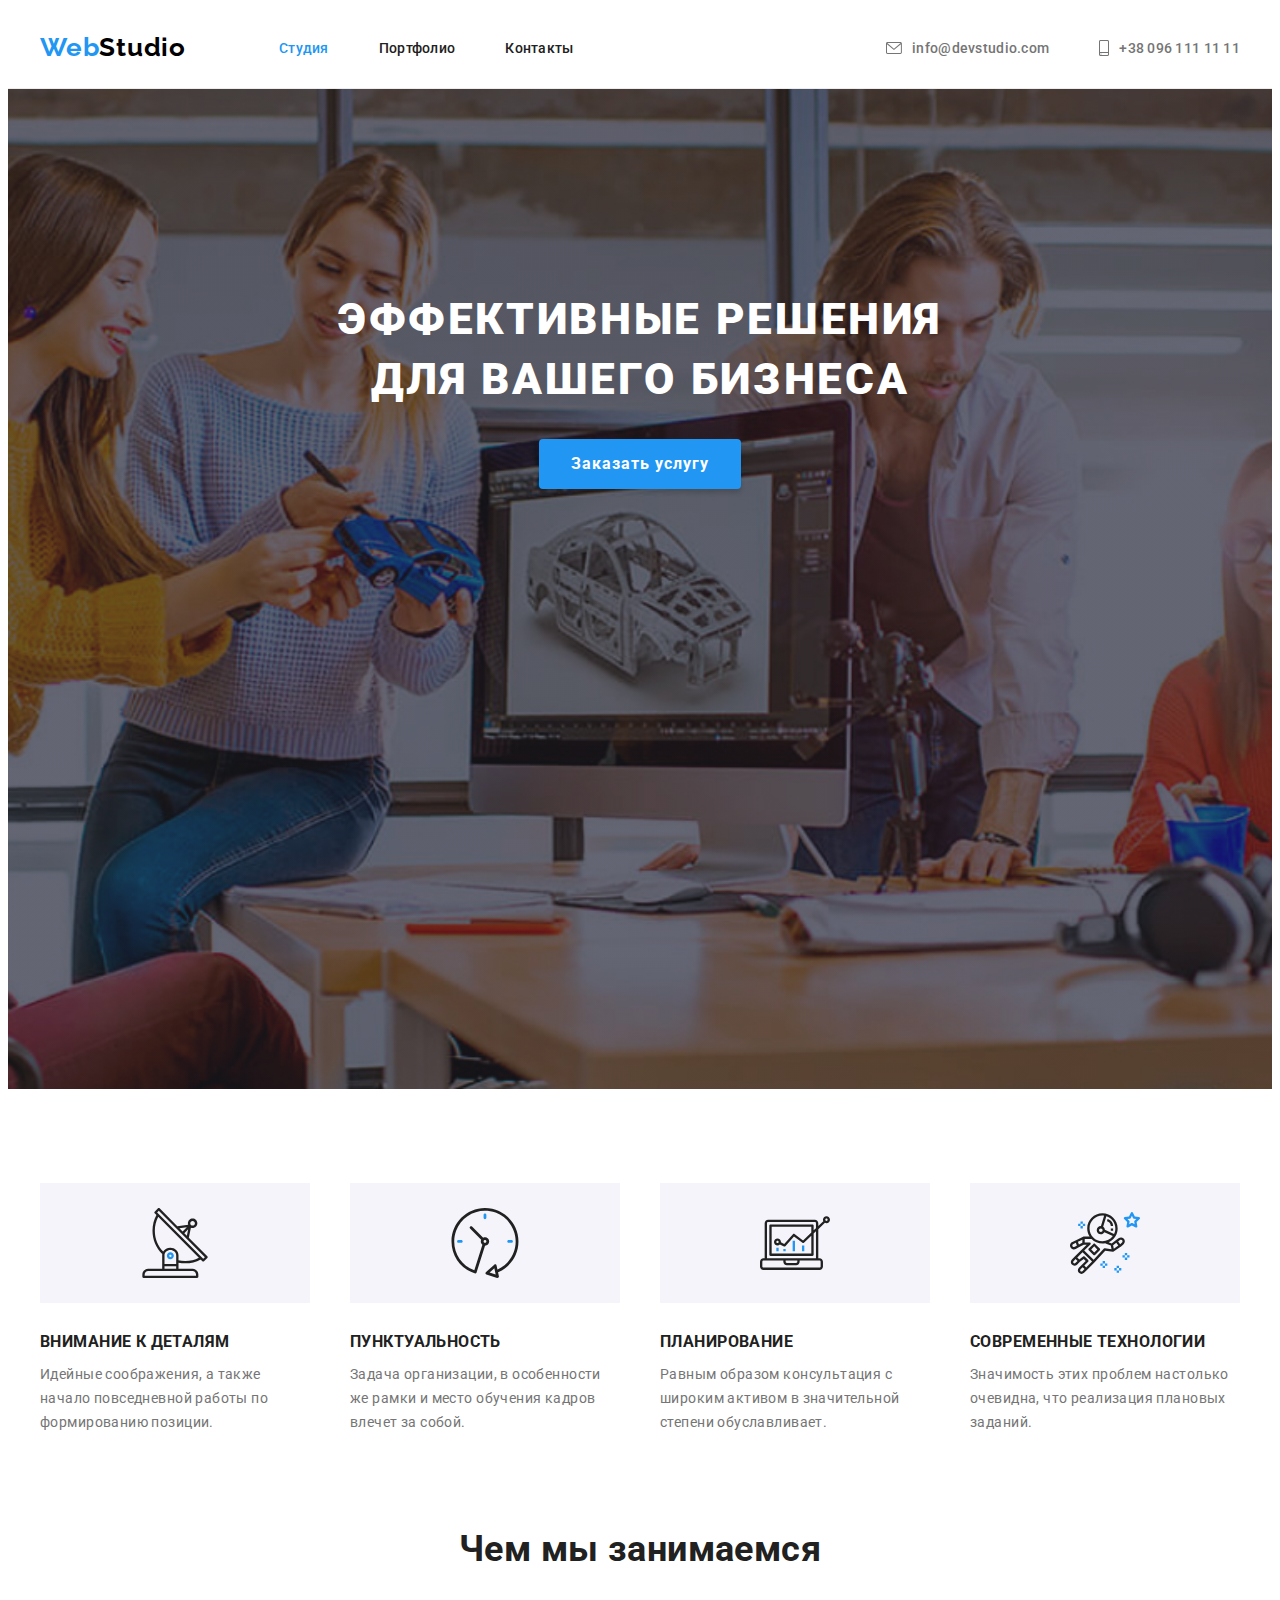
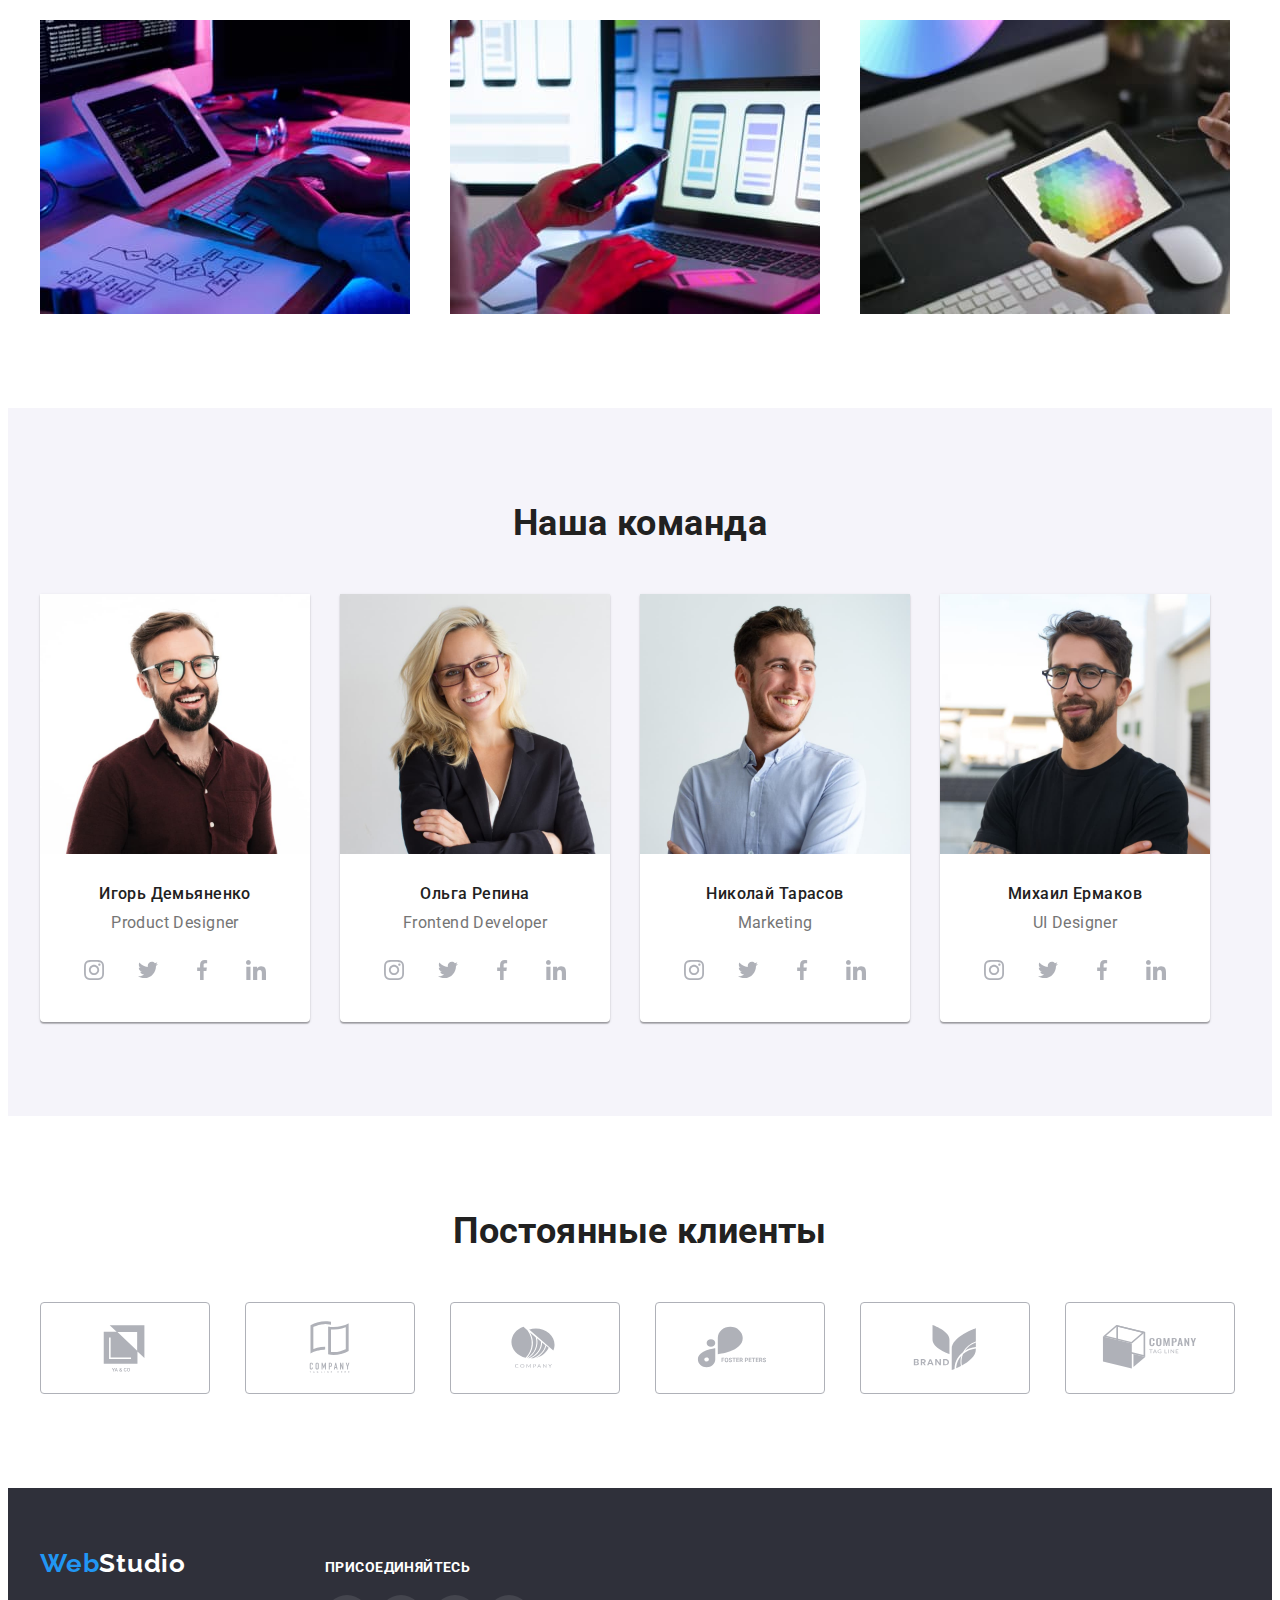
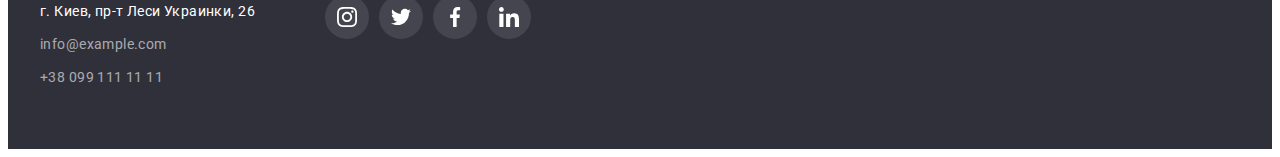
<file: index.html>
<!DOCTYPE html>
<html lang="ru">

<head>
    <meta charset="UTF-8">
    <meta http-equiv="X-UA-Compatible" content="IE=edge">
    <meta name="viewport" content="width=device-width, initial-scale=1.0">
    <title>Вебстудия</title>
    <link rel="preconnect" href="https://fonts.googleapis.com">
    <link rel="preconnect" href="https://fonts.gstatic.com" crossorigin>
    <link href="https://fonts.googleapis.com/css2?family=Raleway:wght@700&family=Roboto:wght@400;500;700;900&display=swap"
        rel="stylesheet">
    <link rel="stylesheet" href="https://cdnjs.cloudflare.com/ajax/libs/modern-normalize/1.1.0/modern-normalize.min.css"
        integrity="sha512-wpPYUAdjBVSE4KJnH1VR1HeZfpl1ub8YT/NKx4PuQ5NmX2tKuGu6U/JRp5y+Y8XG2tV+wKQpNHVUX03MfMFn9Q=="
        crossorigin="anonymous" referrerpolicy="no-referrer" />
    <link rel="stylesheet" href="./css/style.css">
</head>

<body>
    <header class="header">
        <div class="container header-container">
            <nav class="nav">
                <a lang="en" class="logo header-logo" href="">Web<span class="header-studio-color">Studio</span></a>
                <ul class="nav-list list">
                    <li class="nav-item"><a href="" class="nav-link current">Студия</a></li>
                    <li class="nav-item"><a href="./portfolio.html" class="nav-link">Портфолио</a></li>
                    <li class="nav-item"><a href="" class="nav-link">Контакты</a></li>
                </ul>
            </nav>
            <ul class="header-contact-list list">
                <li class="header-contact-item">
                    <a href="mailto:info@devstudio.com" class="header-contact-link">
                        <svg class="header-contact-icon" width="16" height="12">
                            <use href="./images/icons.svg#envelope"></use>
                        </svg>
                        info@devstudio.com
                    </a>
                </li>
                <li class="header-contact-item">
                    <a href="tel:+380961111111" class="header-contact-link">
                        <svg class="header-contact-icon" width="10" height="16">
                            <use href="./images/icons.svg#smartphone"></use>
                        </svg>
                        +38 096 111 11 11
                    </a>
                    </li>
            </ul>
        </div>
    </header>
    
    <main>
        <section class="hero">
            <div class="container">
                <h1 class="hero-title">Эффективные решения для вашего бизнеса</h1>
                <button type="button" class="hero-btn">Заказать услугу</button>
            </div>
        </section>
        <section class="benefits section">
            <div class="container">
                <h2 class="visually-hidden">Наши преимущества</h2>
                <ul class="benefit-list list">
                    <li class="benefit-item icon-antenna">
                        <div class="benefit-icon-container">
                            <svg class="benefit-item-icon" width="70" height="70">
                                <use href="./images/icons.svg#antenna"></use>
                            </svg>
                        </div>
                        <h3 class="benefit-item-title">ВНИМАНИЕ К ДЕТАЛЯМ</h3>
                        <p class="benefit-item-text">Идейные соображения, а также начало повседневной работы по формированию позиции.</p>
                    </li>
                    <li class="benefit-item">
                        <div class="benefit-icon-container">
                            <svg class="benefit-item-icon" width="70" height="70">
                                <use href="./images/icons.svg#clock"></use>
                            </svg>
                        </div>
                        <h3 class="benefit-item-title">ПУНКТУАЛЬНОСТЬ</h3>
                        <p class="benefit-item-text">Задача организации, в особенности же рамки и место обучения кадров влечет за собой.</p>
                    </li>
                    <li class="benefit-item">
                        <div class="benefit-icon-container">
                            <svg class="benefit-item-icon" width="70" height="70">
                                <use href="./images/icons.svg#diagram"></use>
                            </svg>
                        </div>
                        <h3 class="benefit-item-title">ПЛАНИРОВАНИЕ</h3>
                        <p class="benefit-item-text">Равным образом консультация с широким активом в значительной степени обуславливает.</p>
                    </li>
                    <li class="benefit-item">
                        <div class="benefit-icon-container">
                            <svg class="benefit-item-icon" width="70" height="70">
                                <use href="./images/icons.svg#astronaut"></use>
                            </svg>
                        </div>
                        <h3 class="benefit-item-title">СОВРЕМЕННЫЕ ТЕХНОЛОГИИ</h3>
                        <p class="benefit-item-text">Значимость этих проблем настолько очевидна, что реализация плановых заданий.</p>
                    </li>
                </ul>
            </div>
        </section>
        <section class="work section">
            <div class="container">
                <h2 class="work-title">Чем мы занимаемся</h2>
                <ul class="work-list list">
                    <li class="work-item">
                        <img src="./images/box-1.jpg" 
                        alt="Руки человека набирают на клавиатуре" 
                        width="370" 
                        height="294">
                    </li>
                    <li class="work-item">
                        <img src="./images/box-2.jpg" 
                        alt="Девушка держит смартфон в руке" 
                        width="370" 
                        height="294">
                    </li>
                    <li class="work-item">
                        <img src="./images/box-3.jpg" 
                        alt="Девушка держит планшет в руке" 
                        width="370" 
                        height="294">
                    </li>
                </ul>
            </div>
        </section>
        <section class="team section">
            <div class="container">
                <h2 class="team-title">Наша команда</h2>
                <ul class="team-list list">
                    <li class="team-item">
                        <img 
                            src="./images/ihor-demyanenko.jpg" 
                            alt="Фото Игоря Демьяненко" 
                            width="270" 
                            height="260"
                            class="team-item-img">
                        <div class="team-item-content">
                            <h3 class="team-item-name">Игорь Демьяненко</h3>
                            <p class="team-item-profession">Product Designer</p>
                            <ul class="team-socials-list list">
                                <li class="team-socials-item">
                                    <a href="" class="team-socials-link">
                                        <svg class="team-socials-icon" width="20" height="20" >
                                            <use href="./images/icons.svg#instagram"></use>
                                        </svg>
                                    </a>
                                </li>
                                <li class="team-socials-item">
                                    <a href="" class="team-socials-link">
                                        <svg class="team-socials-icon" width="20" height="20">
                                            <use href="./images/icons.svg#twitter"></use>
                                        </svg>
                                    </a>
                                </li>
                                <li class="team-socials-item">
                                    <a href="" class="team-socials-link">
                                        <svg class="team-socials-icon" width="20" height="20">
                                            <use href="./images/icons.svg#facebook"></use>
                                        </svg>
                                    </a>
                                </li>
                                <li class="team-socials-item">
                                    <a href="" class="team-socials-link">
                                        <svg class="team-socials-icon" width="20" height="20">
                                            <use href="./images/icons.svg#linkedin"></use>
                                        </svg>
                                    </a>
                                </li>
                            </ul>
                        </div>
                        
                    </li>
                    <li class="team-item">
                        <img 
                            src="./images/olga-repina.jpg" 
                            alt="Фото Ольги Репиной" 
                            width="270" 
                            height="260"
                            class="team-item-img">
                        <div class="team-item-content">
                            <h3 class="team-item-name">Ольга Репина</h3>
                            <p class="team-item-profession">Frontend Developer</p>
                            <ul class="team-socials-list list">
                                <li class="team-socials-item">
                                    <a href="" class="team-socials-link">
                                        <svg class="team-socials-icon" width="20" height="20">
                                            <use href="./images/icons.svg#instagram"></use>
                                        </svg>
                                    </a>
                                </li>
                                <li class="team-socials-item">
                                    <a href="" class="team-socials-link">
                                        <svg class="team-socials-icon" width="20" height="20">
                                            <use href="./images/icons.svg#twitter"></use>
                                        </svg>
                                    </a>
                                </li>
                                <li class="team-socials-item">
                                    <a href="" class="team-socials-link">
                                        <svg class="team-socials-icon" width="20" height="20">
                                            <use href="./images/icons.svg#facebook"></use>
                                        </svg>
                                    </a>
                                </li>
                                <li class="team-socials-item">
                                    <a href="" class="team-socials-link">
                                        <svg class="team-socials-icon" width="20" height="20">
                                            <use href="./images/icons.svg#linkedin"></use>
                                        </svg>
                                    </a>
                                </li>
                            </ul>
                        </div>
                    </li>
                    <li class="team-item">
                        <img 
                            src="./images/nikolay-tarasov.jpg" 
                            alt="Фото Николая Тарасова" 
                            width="270" 
                            height="260"
                            class="team-item-img">
                        <div class="team-item-content">
                            <h3 class="team-item-name">Николай Тарасов</h3>
                            <p class="team-item-profession">Marketing</p>
                            <ul class="team-socials-list list">
                                <li class="team-socials-item">
                                    <a href="" class="team-socials-link">
                                        <svg class="team-socials-icon" width="20" height="20">
                                            <use href="./images/icons.svg#instagram"></use>
                                        </svg>
                                    </a>
                                </li>
                                <li class="team-socials-item">
                                    <a href="" class="team-socials-link">
                                        <svg class="team-socials-icon" width="20" height="20">
                                            <use href="./images/icons.svg#twitter"></use>
                                        </svg>
                                    </a>
                                </li>
                                <li class="team-socials-item">
                                    <a href="" class="team-socials-link">
                                        <svg class="team-socials-icon" width="20" height="20">
                                            <use href="./images/icons.svg#facebook"></use>
                                        </svg>
                                    </a>
                                </li>
                                <li class="team-socials-item">
                                    <a href="" class="team-socials-link">
                                        <svg class="team-socials-icon" width="20" height="20">
                                            <use href="./images/icons.svg#linkedin"></use>
                                        </svg>
                                    </a>
                                </li>
                            </ul>
                        </div>
                    </li>
                    <li class="team-item">
                        <img 
                            src="./images/mihail-ermakov.jpg" 
                            alt="Фото Михаила Ермакова" 
                            width="270" 
                            height="260"
                            class="team-item-img">
                        <div class="team-item-content">
                            <h3 class="team-item-name">Михаил Ермаков</h3>
                            <p class="team-item-profession">UI Designer</p>
                            <ul class="team-socials-list list">
                                <li class="team-socials-item">
                                    <a href="" class="team-socials-link">
                                        <svg class="team-socials-icon" width="20" height="20">
                                            <use href="./images/icons.svg#instagram"></use>
                                        </svg>
                                    </a>
                                </li>
                                <li class="team-socials-item">
                                    <a href="" class="team-socials-link">
                                        <svg class="team-socials-icon" width="20" height="20">
                                            <use href="./images/icons.svg#twitter"></use>
                                        </svg>
                                    </a>
                                </li>
                                <li class="team-socials-item">
                                    <a href="" class="team-socials-link">
                                        <svg class="team-socials-icon" width="20" height="20">
                                            <use href="./images/icons.svg#facebook"></use>
                                        </svg>
                                    </a>
                                </li>
                                <li class="team-socials-item">
                                    <a href="" class="team-socials-link">
                                        <svg class="team-socials-icon" width="20" height="20">
                                            <use href="./images/icons.svg#linkedin"></use>
                                        </svg>
                                    </a>
                                </li>
                            </ul>
                        </div>
                    </li>
                </ul>
            </div>
        </section>
        <section class="clients section">
            <div class="container">
                <h2 class="client-title">Постоянные клиенты</h2>
                <ul class="client-list list">
                    <li class="client-item">
                        <a href="" class="client-link">
                            <svg class="client-icon" width="106" height="60">
                                <use href="./images/icons.svg#logo-1"></use>
                            </svg>
                        </a>
                    </li>
                    <li class="client-item">
                        <a href="" class="client-link">
                            <svg class="client-icon" width="106" height="60">
                                <use href="./images/icons.svg#logo-2"></use>
                            </svg>
                        </a>
                    </li>
                    <li class="client-item">
                        <a href="" class="client-link">
                            <svg class="client-icon" width="106" height="60">
                                <use href="./images/icons.svg#logo-3"></use>
                            </svg>
                        </a>
                    </li>
                    <li class="client-item">
                        <a href="" class="client-link">
                            <svg class="client-icon" width="106" height="60">
                                <use href="./images/icons.svg#logo-4"></use>
                            </svg>
                        </a>
                    </li>
                    <li class="client-item">
                        <a href="" class="client-link">
                            <svg class="client-icon" width="106" height="60">
                                <use href="./images/icons.svg#logo-5"></use>
                            </svg>
                        </a>
                    </li>
                    <li class="client-item">
                        <a href="" class="client-link">
                            <svg class="client-icon" width="106" height="60">
                                <use href="./images/icons.svg#logo-6"></use>
                            </svg>
                        </a>
                    </li>
                </ul>
            </div>
        </section>
    </main>
    <footer class="footer">
        <div class="container footer-container">
            <div class="footer-flex-element first">
                <a lang="en" class="logo footer-logo" href="">Web<span class="footer-studio-color">Studio</span></a>
                <address>
                    <ul class="footer-contacts list">
                        <li class="footer-address">
                            <a class="footer-address-link" href="https://goo.gl/maps/1zXiVKLQnMRJXtYr7" target="_blank" rel="noopener noreferrer nofollow">г. Киев, пр-т Леси Украинки, 26</a>
                        </li>
                        <li class="footer-email-tel">
                            <a href="mailto:info@example.com" class="footer-email-tel-link">info@example.com</a>
                        </li>
                        <li class="footer-email-tel">
                            <a href="tel:+380991111111" class="footer-email-tel-link">+38 099 111 11 11</a>
                        </li>
                    </ul>
                </address>
            </div>
            <div class="footer-flex-element second">
                <p class="footer-join">присоединяйтесь</p>
                <ul class="footer-social-list list">
                    <li class="footer-social-item">
                        <a href="" class="footer-social-link">
                            <svg class="footer-social-icon" width="20" height="20">
                                <use href="./images/icons.svg#instagram"></use>
                            </svg>
                        </a>
                    </li>
                    <li class="footer-social-item">
                        <a href="" class="footer-social-link">
                            <svg class="footer-social-icon" width="20" height="20">
                                <use href="./images/icons.svg#twitter"></use>
                            </svg>
                        </a>
                    </li>
                    <li class="footer-social-item">
                        <a href="" class="footer-social-link">
                            <svg class="footer-social-icon" width="20" height="20">
                                <use href="./images/icons.svg#facebook"></use>
                            </svg>
                        </a>
                    </li>
                    <li class="footer-social-item">
                        <a href="" class="footer-social-link">
                            <svg class="footer-social-icon" width="20" height="20">
                                <use href="./images/icons.svg#linkedin"></use>
                            </svg>
                        </a>
                    </li>
                </ul>
            </div>
        </div>
    </footer>
</body>

</html>
</file>
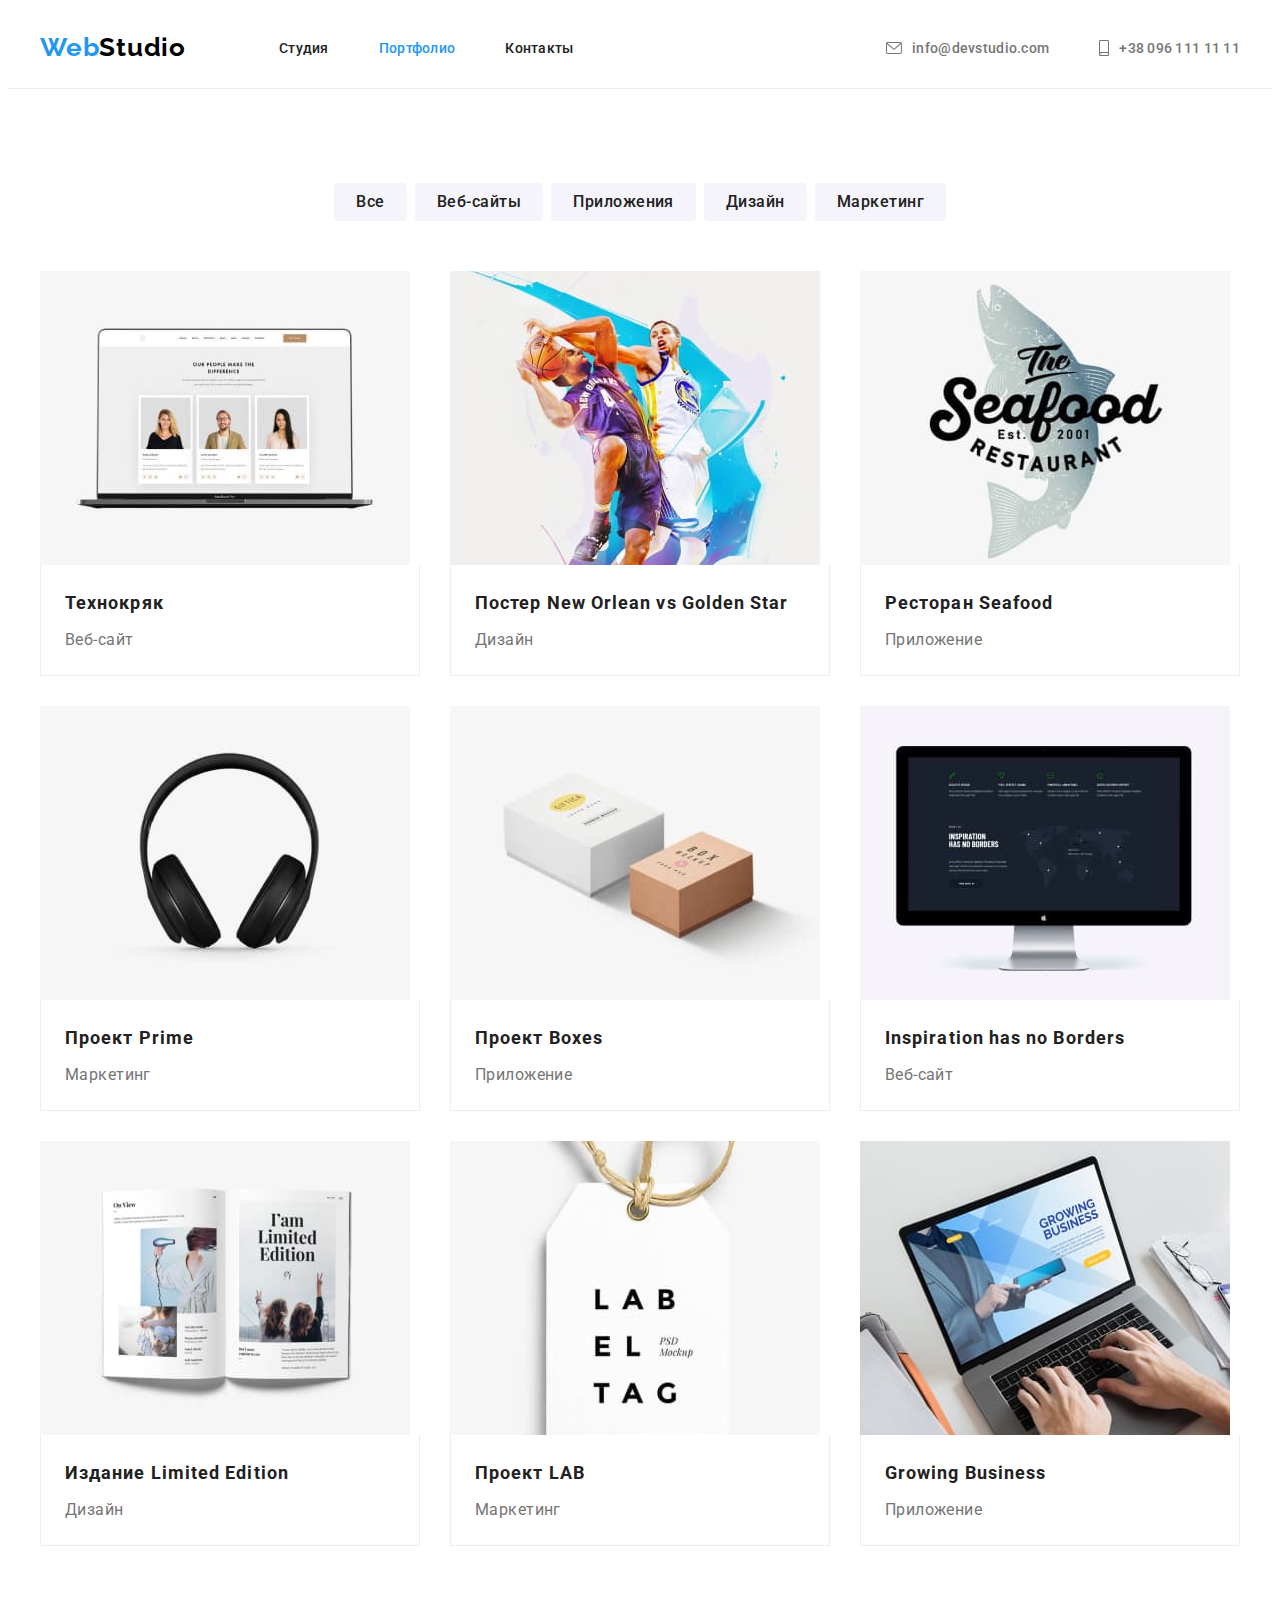
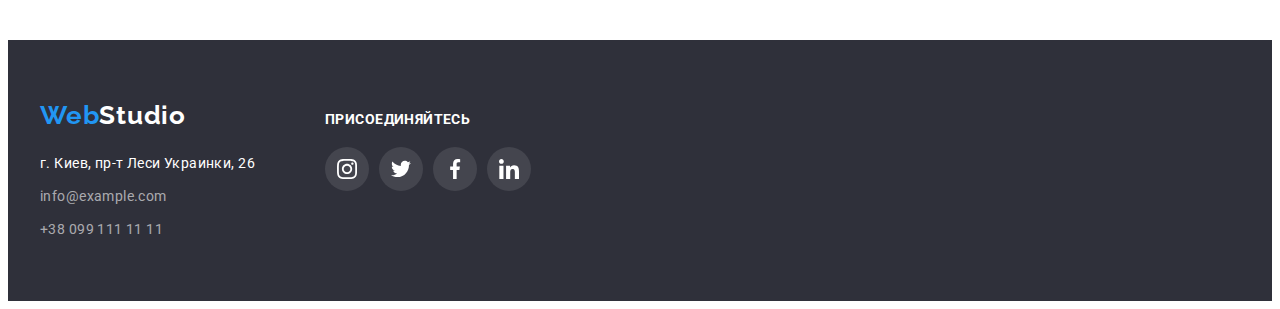
<file: portfolio.html>
<!DOCTYPE html>
<html lang="ru">

<head>
    <meta charset="UTF-8">
    <meta http-equiv="X-UA-Compatible" content="IE=edge">
    <meta name="viewport" content="width=device-width, initial-scale=1.0">
    <title>Вебстудия</title>
    <link rel="preconnect" href="https://fonts.googleapis.com">
    <link rel="preconnect" href="https://fonts.gstatic.com" crossorigin>
    <link
        href="https://fonts.googleapis.com/css2?family=Raleway:wght@700&family=Roboto:wght@400;500;700;900&display=swap"
        rel="stylesheet">
    <link rel="stylesheet" href="https://cdnjs.cloudflare.com/ajax/libs/modern-normalize/1.1.0/modern-normalize.min.css"
        integrity="sha512-wpPYUAdjBVSE4KJnH1VR1HeZfpl1ub8YT/NKx4PuQ5NmX2tKuGu6U/JRp5y+Y8XG2tV+wKQpNHVUX03MfMFn9Q=="
        crossorigin="anonymous" referrerpolicy="no-referrer" />
    <link rel="stylesheet" href="./css/style.css">
</head>

<body>
    <header class="header">
        <div class="container header-container">
            <nav class="nav">
                <a lang="en" class="logo header-logo" href="">Web<span class="header-studio-color">Studio</span></a>
                <ul class="nav-list list">
                    <li class="nav-item"><a href="./index.html" class="nav-link">Студия</a></li>
                    <li class="nav-item"><a href="" class="nav-link current">Портфолио</a></li>
                    <li class="nav-item"><a href="" class="nav-link">Контакты</a></li>
                </ul>
            </nav>
            <ul class="header-contact-list list">
                <li class="header-contact-item">
                    <a href="mailto:info@devstudio.com" class="header-contact-link">
                        <svg class="header-contact-icon" width="16" height="12">
                            <use href="./images/icons.svg#envelope"></use>
                        </svg>
                        info@devstudio.com
                    </a>
                </li>
                <li class="header-contact-item">
                    <a href="tel:+380961111111" class="header-contact-link">
                        <svg class="header-contact-icon" width="10" height="16">
                            <use href="./images/icons.svg#smartphone"></use>
                        </svg>
                        +38 096 111 11 11
                    </a>
                </li>
            </ul>
        </div>
    </header>
    <main>
        <section class="portfolio">
            <div class="container">
                <h1 class="visually-hidden">Портфолио</h1>
                <ul class="portfolio-buttons list">
                    <li class="portfolio-btn-list"><button type="button" class="portfolio-btn current">Все</button></li>
                    <li class="portfolio-btn-list"><button type="button" class="portfolio-btn">Веб-сайты</button></li>
                    <li class="portfolio-btn-list"><button type="button" class="portfolio-btn">Приложения</button></li>
                    <li class="portfolio-btn-list"><button type="button" class="portfolio-btn">Дизайн</button></li>
                    <li class="portfolio-btn-list"><button type="button" class="portfolio-btn">Маркетинг</button></li>
                </ul> 
                <ul class="portfolio-list list">
                    <li class="portfolio-item">
                        <a href="" class="portfolio-item-link">
                            <img src="./images/portfolio-1.jpg"
                                alt="Страница сайта на ноутбуке"
                                width="370"
                                height="294">
                            <div class="portfolio-item-text">
                                <h2 class="portfolio-title">Технокряк</h2>
                                <p class="portfolio-type">Веб-сайт</p>
                            </div>
                        </a>
                    </li>
                    <li class="portfolio-item">
                        <a href="" class="portfolio-item-link">
                            <img src="./images/portfolio-2.jpg"
                                alt="Два игрока баскетбольных команд"
                                width="370"
                                height="294">
                            <div class="portfolio-item-text">
                                <h2 class="portfolio-title">Постер New Orlean vs Golden Star</h2>
                                <p class="portfolio-type">Дизайн</p>
                            </div>
                        </a>
                    </li>
                    <li class="portfolio-item">
                        <a href="" class="portfolio-item-link">
                            <img src="./images/portfolio-3.jpg"
                                alt="Логотип ресторана"
                                width="370"
                                height="294">
                            <div class="portfolio-item-text">
                                <h2 class="portfolio-title">Ресторан Seafood</h2>
                                <p class="portfolio-type">Приложение</p>
                            </div>
                        </a>
                    </li>
                    <li class="portfolio-item">
                        <a href="" class="portfolio-item-link">
                            <img src="./images/portfolio-4.jpg"
                                alt="Наушники"
                                width="370"
                                height="294">
                            <div class="portfolio-item-text">
                                <h2 class="portfolio-title">Проект Prime</h2>
                                <p class="portfolio-type">Маркетинг</p>
                            </div>
                        </a>
                    </li>
                    <li class="portfolio-item">
                        <a href="" class="portfolio-item-link">
                            <img src="./images/portfolio-5.jpg"
                                alt="Две коробки"
                                width="370"
                                height="294">
                            <div class="portfolio-item-text">
                                <h2 class="portfolio-title">Проект Boxes</h2>
                                <p class="portfolio-type">Приложение</p>
                            </div>
                        </a>
                    </li>
                    <li class="portfolio-item">
                        <a href="" class="portfolio-item-link">
                            <img src="./images/portfolio-6.jpg"
                                alt="Монитор"
                                width="370"
                                height="294">
                            <div class="portfolio-item-text">
                                <h2 class="portfolio-title">Inspiration has no Borders</h2>
                                <p class="portfolio-type">Веб-сайт</p>
                            </div>
                        </a>
                    </li>
                    <li class="portfolio-item">
                        <a href="" class="portfolio-item-link">
                            <img src="./images/portfolio-7.jpg"
                                alt="Журнал"
                                width="370"
                                height="294">
                            <div class="portfolio-item-text">
                                <h2 class="portfolio-title">Издание Limited Edition</h2>
                                <p class="portfolio-type">Дизайн</p>
                            </div>
                        </a>
                    </li>
                    <li class="portfolio-item">
                        <a href="" class="portfolio-item-link">
                            <img src="./images/portfolio-8.jpg"
                                alt="Ярлык"
                                width="370"
                                height="294">
                            <div class="portfolio-item-text">
                                <h2 class="portfolio-title">Проект LAB</h2>
                                <p class="portfolio-type">Маркетинг</p>
                            </div>
                        </a>
                    </li>
                    <li class="portfolio-item">
                        <a href="" class="portfolio-item-link">
                            <img src="./images/portfolio-9.jpg"
                                alt="Ноутбук"
                                width="370"
                                height="294">
                            <div class="portfolio-item-text">
                                <h2 class="portfolio-title">Growing Business</h2>
                                <p class="portfolio-type">Приложение</p>
                            </div>
                        </a>
                    </li>
                </ul>
            </div>
        </section>
    </main>
    <footer class="footer">
        <div class="container footer-container">
            <div class="footer-flex-element first">
                <a lang="en" class="logo footer-logo" href="">Web<span class="footer-studio-color">Studio</span></a>
                <address>
                    <ul class="footer-contacts list">
                        <li class="footer-address">
                            <a class="footer-address-link" href="https://goo.gl/maps/1zXiVKLQnMRJXtYr7" target="_blank"
                                rel="noopener noreferrer nofollow">г. Киев, пр-т Леси Украинки, 26</a>
                        </li>
                        <li class="footer-email-tel">
                            <a href="mailto:info@example.com" class="footer-email-tel-link">info@example.com</a>
                        </li>
                        <li class="footer-email-tel">
                            <a href="tel:+380991111111" class="footer-email-tel-link">+38 099 111 11 11</a>
                        </li>
                    </ul>
                </address>
            </div>
            <div class="footer-flex-element second">
                <p class="footer-join">присоединяйтесь</p>
                <ul class="footer-social-list list">
                    <li class="footer-social-item">
                        <a href="" class="footer-social-link">
                            <svg class="footer-social-icon" width="20" height="20">
                                <use href="./images/icons.svg#instagram"></use>
                            </svg>
                        </a>
                    </li>
                    <li class="footer-social-item">
                        <a href="" class="footer-social-link">
                            <svg class="footer-social-icon" width="20" height="20">
                                <use href="./images/icons.svg#twitter"></use>
                            </svg>
                        </a>
                    </li>
                    <li class="footer-social-item">
                        <a href="" class="footer-social-link">
                            <svg class="footer-social-icon" width="20" height="20">
                                <use href="./images/icons.svg#facebook"></use>
                            </svg>
                        </a>
                    </li>
                    <li class="footer-social-item">
                        <a href="" class="footer-social-link">
                            <svg class="footer-social-icon" width="20" height="20">
                                <use href="./images/icons.svg#linkedin"></use>
                            </svg>
                        </a>
                    </li>
                </ul>
            </div>
        </div>
    </footer>
</body>
    
</html>
</file>
<file: css/style.css>
:root {
  --white-color: #ffffff;
  --first-background-color: #f5f4fa;
  --second-background-color: #2f303a;
  --nav-text-color: #212121;
  --header-contact-color: #757575;
  --accent-color: #2196f3;
  --first-btn-color: #ffffff;
  --second-btn-color: #212121;
  --hero-btn-hover-color: #188ce8;
  --hero-color: #2f303a;
  --first-text-color: #212121;
  --second-text-color: #757575;
  --header-studio-color: #000000;
  --footer-studio-color: #ffffff;
  --main-icon-color: #AFB1B8;
}

body {
  font-family: 'Roboto', sans-serif;
  font-size: 14px;
  letter-spacing: 0.03em;
  color: var(--first-text-color);
  background-color: var(--white-color);
}

.container {
  margin-right: auto;
  margin-left: auto;
  width: 1200px;
  padding-left: 15px;
  padding-right: 15px;
}

a {
  text-decoration: none;
}

.list {
  list-style: none;
  padding: 0;
  margin: 0;
}

h1,
h2,
h3,
p {
  margin: 0;
}

img {
  display: block;
  max-width: 100%
  height: auto;
}

.visually-hidden {
  position: absolute;
  white-space: nowrap;
  width: 1px;
  height: 1px;
  overflow: hidden;
  border: 0;
  padding: 0;
  clip: rect(0 0 0 0);
  clip-path: inset(50%);
  margin: -1px;
}

/* ----------HEADER------------ */

.header {
  font-weight: 500;
  line-height: calc(16 / 14);
  letter-spacing: 0.02em;
  border-bottom: 1px solid #ECECEC;
}

.header-container {
  display: flex;
  align-items: center;
}

.logo {
  font-family: 'Raleway', sans-serif;
  font-weight: 700;
  font-size: 26px;
  line-height: calc(31 / 26);
  letter-spacing: 0.03em;
  color: var(--accent-color);
}

.header-logo {
  padding-top: 24px;
  padding-bottom: 25px;
  margin-right: 93px;
}

.header-studio-color {
  color: var(--header-studio-color);
}

.nav {
  display: flex;
  align-items: center;
}

.nav-list {
  display: flex;
}

.nav-item + .nav-item {
  margin-left: 50px;
}

.nav-link {
  padding-top: 32px;
  padding-bottom: 32px;

  color: var(--nav-text-color);
}

.nav-link:hover,
.nav-link:focus {
  color: var(--accent-color);
}

.header-contact-list {
  display: flex;
  align-items: center;
  margin-left: auto;
}

.header-contact-item:not(:first-child) {
  margin-left: 50px;
}

.header-contact-link {
  display: flex;
  align-items: center;
  padding-top: 32px;
  padding-bottom: 32px;

  color: var(--header-contact-color);
}

.header-contact-link:hover,
.header-contact-link:focus {
  color: var(--accent-color);
}

.header-contact-icon {
  margin-right: 10px;
  fill: currentColor;
}

.current {
  color: var(--accent-color);
}

/* -----------MAIN------------- */

.hero {
  padding-top: 200px;
  padding-bottom: 200px;
  text-align: center;
  text-align: center;

  background-color: var(--hero-color);
  background-image: linear-gradient(
    rgba(47, 48, 58, 0.4), 
    rgba(47, 48, 58, 0.4)),
  url(../images/hero-bg.jpg);
  background-repeat: no-repeat;
  background-position: center;
  background-size: cover;
  max-width: 1600px;
  margin: 0 auto;
  height: 600px;
}

.hero-title {
  margin-bottom: 30px;
  margin-left: auto;
  margin-right: auto;
  width: 696px;

  font-weight: 900;
  font-size: 44px;
  line-height: calc(60 / 44);
  letter-spacing: 0.06em;
  text-transform: uppercase;

  color: var(--white-color);
}

.hero-btn {
  display: inline-block;
  padding: 10px 32px;
  min-width: 200px;
  
  font-family: inherit;
  font-weight: 700;
  font-size: 16px;
  line-height: calc(30 / 16);
  letter-spacing: 0.06em;
  cursor: pointer;
  
  color: var(--first-btn-color);
  background-color: var(--accent-color);
  box-shadow: 0px 4px 4px rgba(0, 0, 0, 0.15);
  border-radius: 4px;
  border: none;
}

.hero-btn:hover,
.hero-btn:focus {
  background-color: var(--hero-btn-hover-color);
  box-shadow: 0px 4px 4px rgba(0, 0, 0, 0.15);
  border-radius: 4px;
  border: none;
}

.section {
  padding-top: 94px;
  padding-bottom: 94px;
  background-color: ;
}

.benefits {
}

.benefit-list {
  display: flex;
  justify-content: space-between;
}

.benefit-item {
  width: 270px;
}

.benefit-item-title {
  margin-bottom: 10px;

  font-weight: 700;
  line-height: calc(16 / 14);
  text-transform: uppercase;
}

.benefit-item-text {
  line-height: calc(24 / 14);
  color: var(--second-text-color);
}

.benefit-icon-container {
  height: 120px;
  margin-bottom: 30px;
  
  display: flex;
  align-items: center;
  justify-content: center;

  background-color: var(--first-background-color) ;
}

.work-list {
  display: flex;
  flex-wrap: wrap;
  margin-left: -30px;
  margin-bottom: -30px;
}

.work-item {
  flex-basis: calc(100% / 3 - 30px);
  margin-left: 30px;
  margin-bottom: 30px;
}

.work-title,
.team-title,
.client-title {
  margin-bottom: 50px;
  
  font-weight: 700;
  font-size: 36px;
  line-height: calc(42 / 36);
  text-align: center;
  
}

.work {
  padding-top: 0;
  padding-bottom: 94px;
}

.team {
  background-color: var(--first-background-color);
}

.team-list {
  display: flex;
  flex-wrap: wrap;
  margin-left: -30px;
  margin-bottom: -30px;
}

.team-item {
  flex-basis: calc(100% / 4- 30px);
  margin-left: 30px;
  margin-bottom: 30px;

  background: #FFFFFF;
  box-shadow: 0px 1px 3px rgba(0, 0, 0, 0.12), 
  0px 1px 1px rgba(0, 0, 0, 0.14), 
  0px 2px 1px rgba(0, 0, 0, 0.2);
  border-radius: 0px 0px 4px 4px;
}

.team-item-content {
  padding-top: 30px;
  padding-bottom: 30px;
  

  text-align: center;
}

.team-item-name {
  margin-bottom: 10px;
  
  font-weight: 500;
  font-size: 16px;
  line-height: calc(19 / 16);
}

.team-item-profession {
  margin-bottom: 16px;
  
  font-size: 16px;
  line-height: calc(19 / 16);
  color: var(--second-text-color);
}

.team-socials-list {
  display: flex;
  justify-content: center;
}

.team-socials-item + .team-socials-item {
  margin-left: 10px;
}

.team-socials-link {
  display: flex;
  align-items: center;
  justify-content: center;

  width: 44px;
  height: 44px;
  border-radius: 50%;
  cursor: pointer;
  
  color: var(--main-icon-color);
  background-color: var(--white-color);
}

.team-socials-link:hover {
  color: var(--white-color);
  background-color: var(--accent-color);
}

.team-socials-icon {
  fill: currentColor;
}

/* ----------CLIENTS------------ */

.client-list {
  display: flex;
  flex-wrap: wrap;
  margin-left: -30px;
  margin-bottom: -30px;
}

.client-item {
  flex-basis: calc(100% / 6 - 30px);
  margin-left: 30px;
  margin-bottom: 30px;
}

.client-link {
  width: 170px;
  height: 92px;
  
  display: flex;
  justify-content: center;
  align-items: center;

  border: 1px solid var(--main-icon-color);
  box-sizing: border-box;
  border-radius: 4px;
  cursor: pointer;
  color: var(--main-icon-color);
  background-color: var(--white-color);
}

.client-link:hover,
.client-link:focus {
  color: var(--accent-color);
  border: 1px solid var(--accent-color);
}

.client-icon {
  fill: currentColor;
}

/* ----------FOOTER------------ */

.footer {
  padding-top: 60px;
  padding-bottom: 60px;
  
  background: var(--second-background-color);
}

.footer-container {
  display: flex;
  align-items: baseline;

}

.footer-flex-element.first {
  margin-right: 70px;
}

.footer-logo {
  display: block;
  margin-bottom: 20px;
}

.footer-studio-color {
  color: var(--footer-studio-color);
}

.footer-contacts {
  font-style: normal;
  line-height: calc(24 / 14);
  letter-spacing: 0.03em;
}

.footer-address-link {
  color: var(--white-color);
}

.footer-email-tel-link {
  color: rgba(255, 255, 255, 0.6);
}

.footer-address-link:hover,
.footer-address-link:focus,
.footer-email-tel-link:hover,
.footer-email-tel-link:focus {
  color: var(--accent-color);
}

.footer-address {
  margin-bottom: 9px;
}

.footer-email-tel:not(:last-child) {
  margin-bottom: 9px;
}

.footer-join {
  margin-bottom: 20px;
  
  text-transform: uppercase;
  font-weight: 700;
  line-height: calc(16 / 14);
  
  color: var(--white-color);
}

.footer-social-list {
  display: flex;
  flex-wrap: wrap;
  margin-left: -10px;
  margin-bottom: -10px;

}

.footer-social-item {
  flex-basis: calc(100% / 4 - 10px);
  margin-left: 10px;
  margin-bottom: 10px;
}

.footer-social-link {
  display: flex;
  justify-content: center;
  align-items: center;
  width: 44px;
  height: 44px;
  border-radius: 50%;
  cursor: pointer;

  color: var(--white-color);
  background-color: rgba(255, 255, 255, 0.1);;
}

.footer-social-link:hover,
.footer-social-link:focus {
  color: var(--white-color);
  background-color: var(--accent-color);
}

.footer-social-icon {
  fill: currentColor;
}


/* --------PORTFOLIO---------- */

.portfolio {
  padding-top: 94px;
  padding-bottom: 94px;
}

.portfolio-buttons {
  display: flex;
  justify-content: center;
  margin-bottom: 50px;
}

.portfolio-btn {
  min-width: 73px;
  padding: 6px 22px;
  
  font-family: inherit;
  font-weight: 500;
  font-size: 16px;
  line-height: calc(26 / 16);
  text-align: center;
  letter-spacing: 0.03em;
  cursor: pointer;
  border-radius: 4px;
  border: transparent;

  color: var(--second-btn-color);
  background-color: var(--first-background-color);
}

.portfolio-btn:hover,
.portfolio-btn:focus {
  color: var(--first-btn-color);
  background-color: var(--accent-color);
  box-shadow: 0px 3px 1px rgba(0, 0, 0, 0.1), 
  0px 1px 2px rgba(0, 0, 0, 0.08), 
  0px 2px 2px rgba(0, 0, 0, 0.12);
  border-radius: 4px;
}

.portfolio-btn-list + .portfolio-btn-list {
  margin-left: 8px;
}

.portfolio-list {
  display: flex;
  flex-wrap: wrap;
  margin-left: -30px;
  margin-bottom: -30px;
}

.portfolio-item {
  flex-basis: calc(100% / 3 - 30px);
  margin-left: 30px;
  margin-bottom: 30px;
}

.portfolio-item-link {
  display: block;
}

.portfolio-item-link:hover {
  box-shadow: 0px 1px 1px rgba(0, 0, 0, 0.12), 
  0px 4px 4px rgba(0, 0, 0, 0.06), 
  1px 4px 6px rgba(0, 0, 0, 0.16);
}

.portfolio-item-text {
  padding: 20px 24px;
  
  background: var(--white-color);
  border-left: 1px solid #EEEEEE;
  border-right: 1px solid #EEEEEE;
  border-bottom: 1px solid #EEEEEE;
  box-sizing: border-box;
}

.portfolio-title {
  margin-bottom: 4px;
  
  font-weight: 700;
  font-size: 18px;
  line-height: calc(36 / 18);
  letter-spacing: 0.06em;
  color: var(--first-text-color);
}

.portfolio-type {
  font-size: 16px;
  line-height: calc(30 / 16);
  color: var(--second-text-color);
}
</file>
